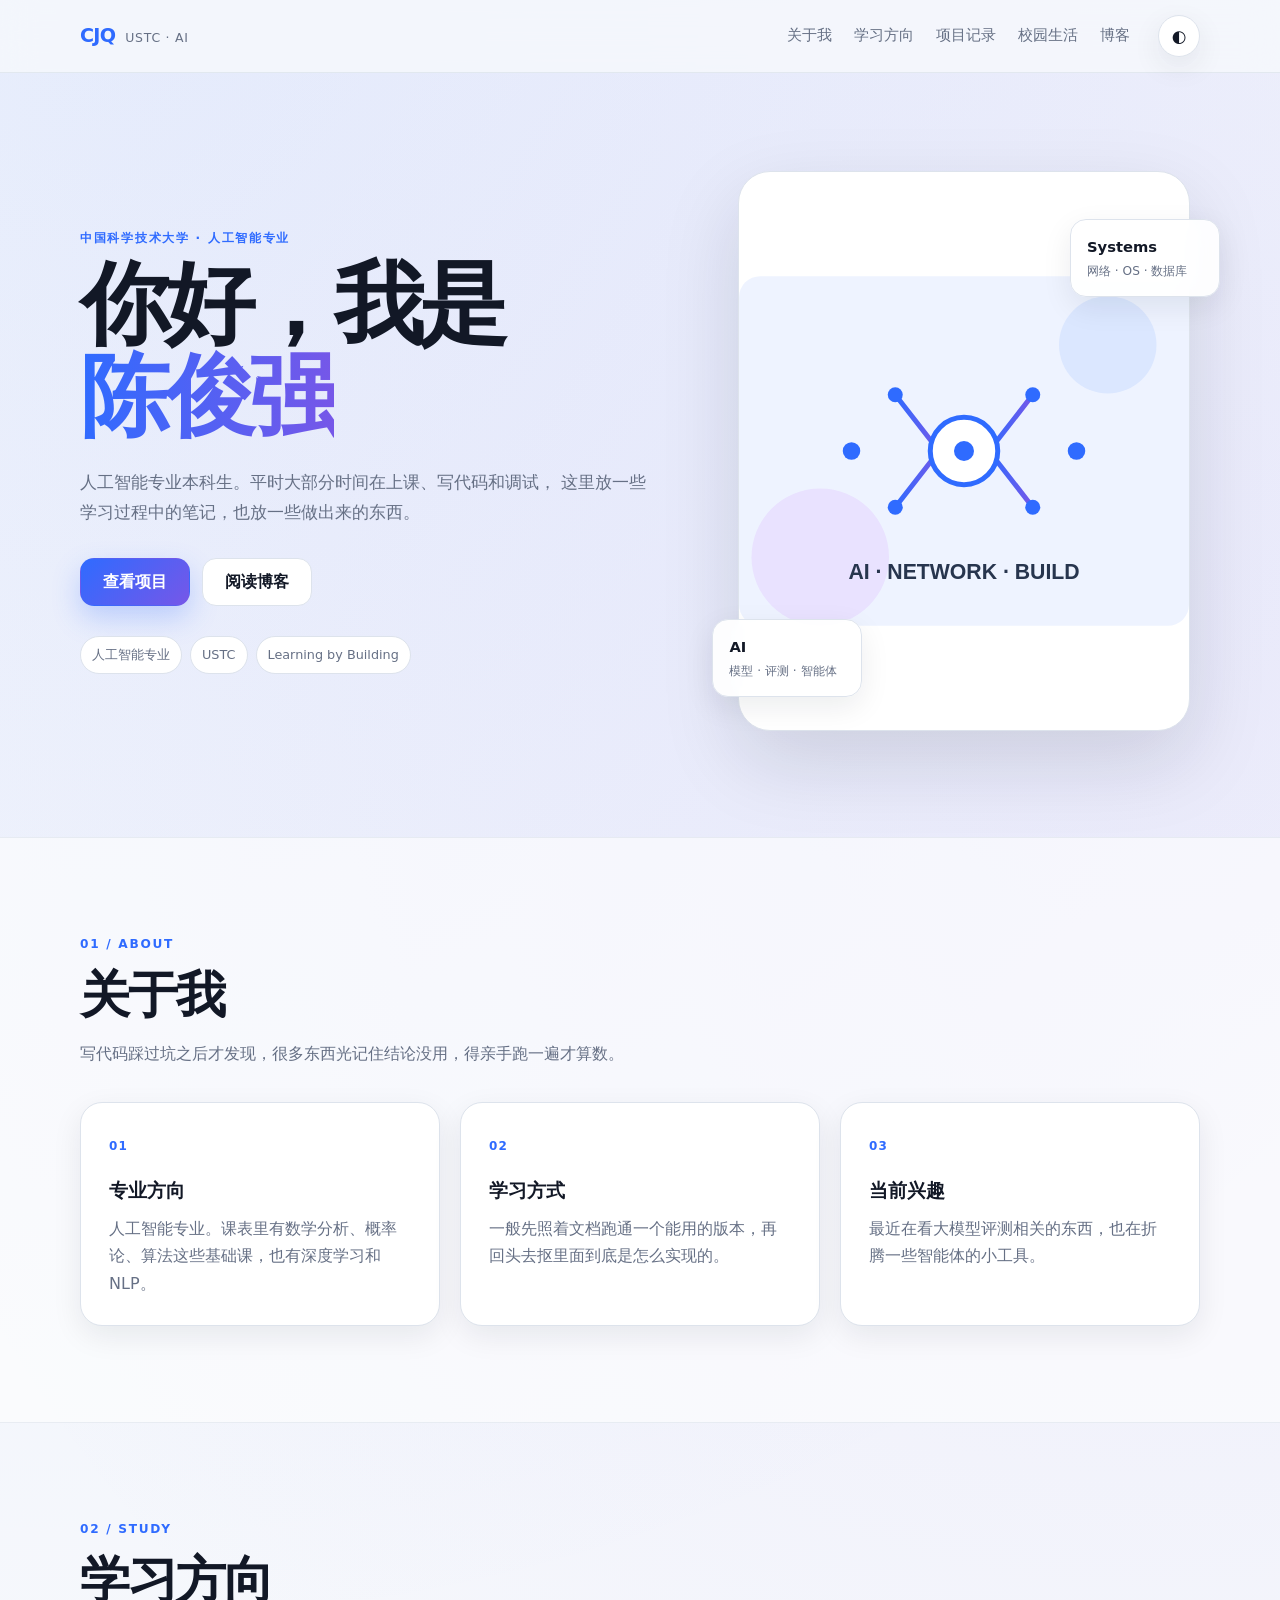
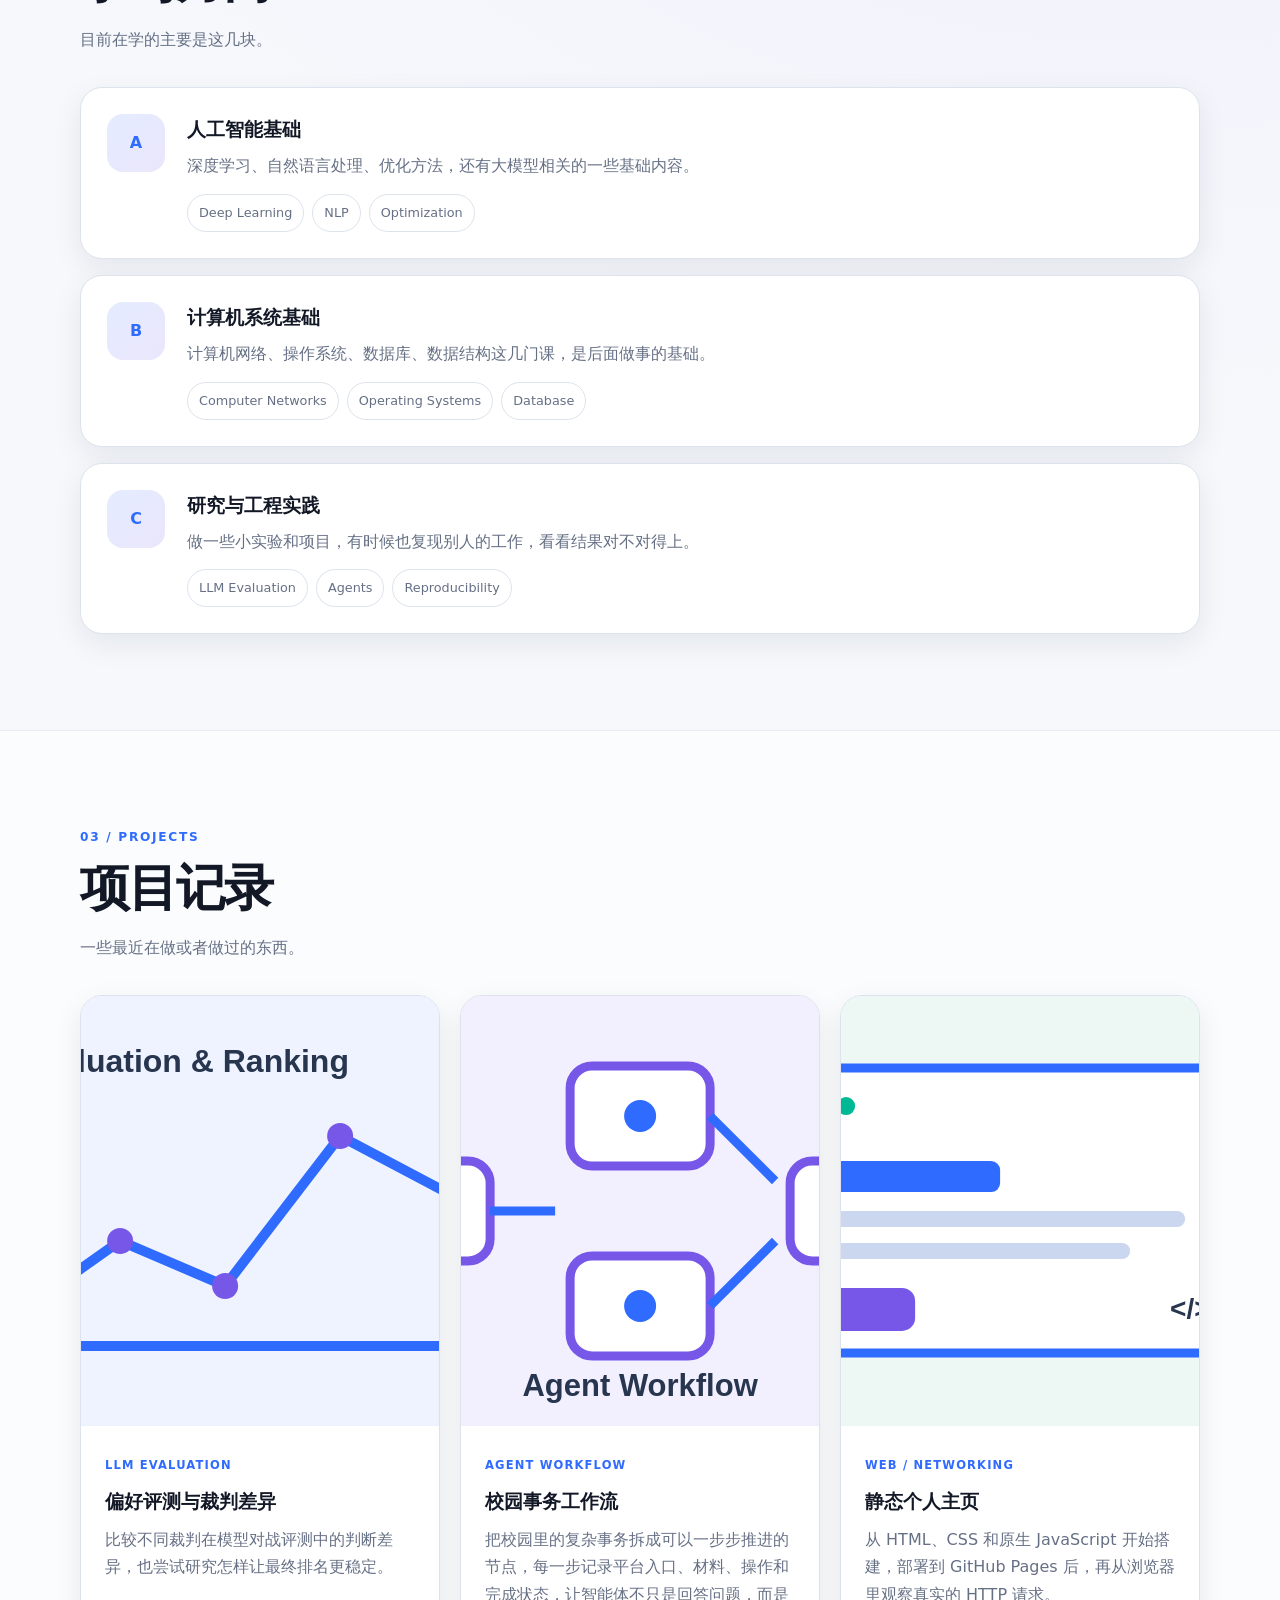
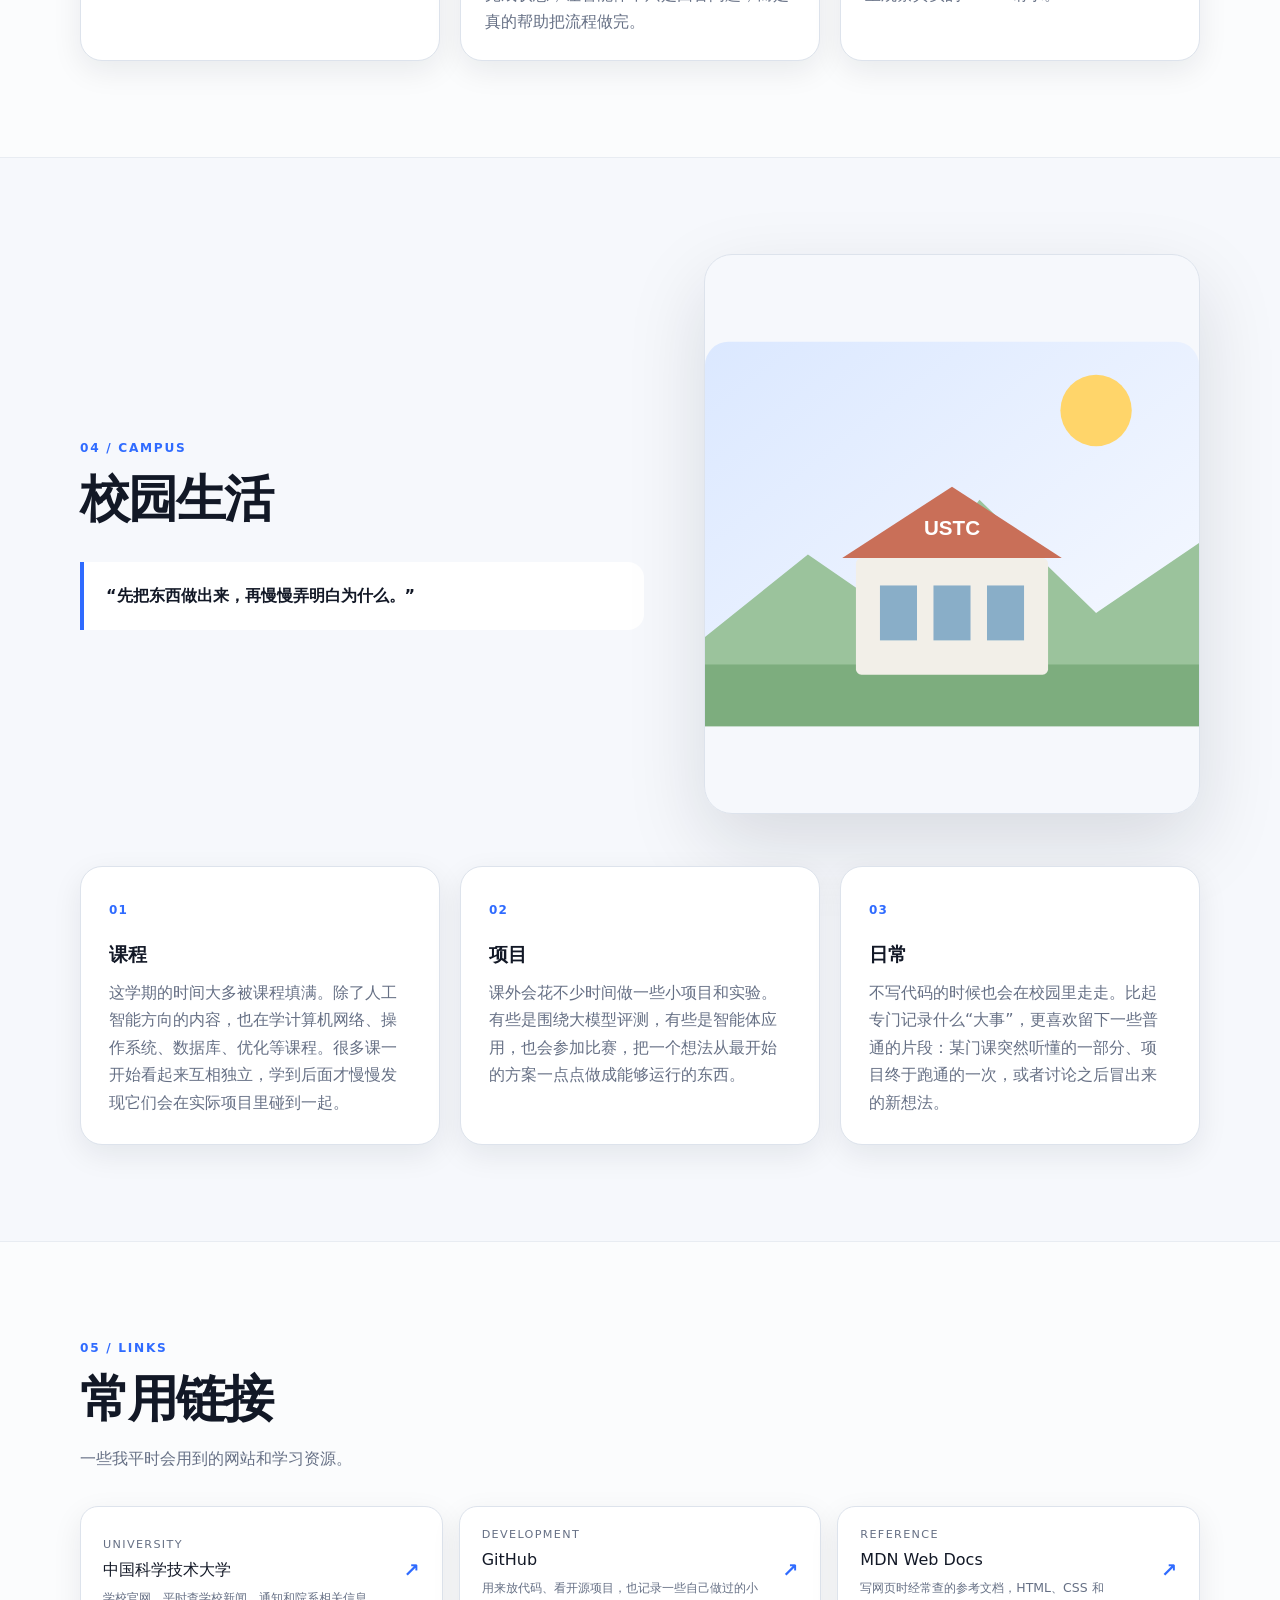
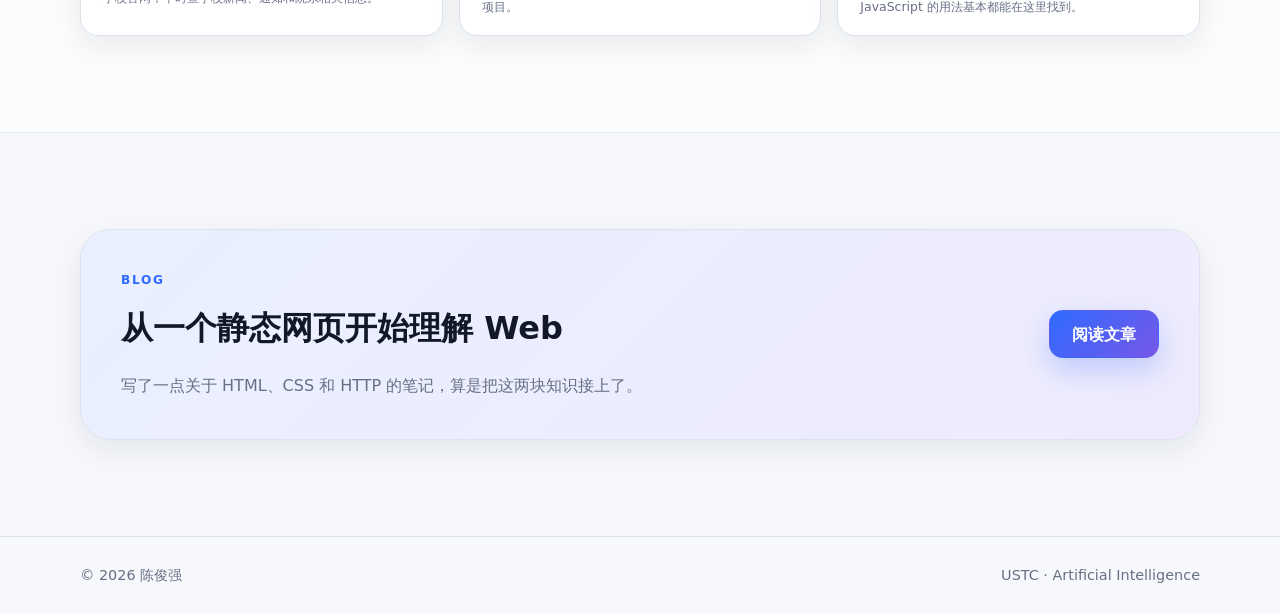
<file: index.html>
<!doctype html>
<html lang="zh-CN">
<head>
  <meta charset="utf-8">
  <meta name="viewport" content="width=device-width, initial-scale=1">
  <meta name="description" content="陈俊强的个人主页：中国科学技术大学人工智能专业学生的学习笔记与项目记录。">
  <meta name="theme-color" content="#0b1220">
  <title>陈俊强 · USTC AI</title>
  <link rel="icon" href="assets/images/favicon.svg" type="image/svg+xml">
  <link rel="manifest" href="site.webmanifest">
  <link rel="stylesheet" href="assets/css/main.css">
</head>
<body>
  <a class="skip-link" href="#main">跳到主要内容</a>

  <header class="site-header" data-header>
    <div class="container nav-shell">
      <a class="brand" href="#top" aria-label="返回首页">
        <span class="brand-mark">CJQ</span>
        <span class="brand-sub">USTC · AI</span>
      </a>

      <button class="nav-toggle" type="button" aria-expanded="false" aria-controls="site-nav" data-nav-toggle>
        <span class="sr-only">打开导航</span>
        <span></span><span></span><span></span>
      </button>

      <nav id="site-nav" class="site-nav" aria-label="主导航" data-nav>
        <a href="#about">关于我</a>
        <a href="#study">学习方向</a>
        <a href="#projects">项目记录</a>
        <a href="#campus">校园生活</a>
        <a href="blog/">博客</a>
      </nav>

      <button class="theme-toggle" type="button" aria-label="切换明暗主题" title="切换明暗主题" data-theme-toggle>◐</button>
    </div>
  </header>

  <main id="main">
    <section id="top" class="hero section">
      <div class="container hero-grid">
        <div class="hero-copy reveal">
          <p class="eyebrow">中国科学技术大学 · 人工智能专业</p>
          <h1>你好，我是<br><span>陈俊强</span></h1>
          <p class="hero-lead">
            人工智能专业本科生。平时大部分时间在上课、写代码和调试，
            这里放一些学习过程中的笔记，也放一些做出来的东西。
          </p>

          <div class="hero-actions">
            <a class="btn btn-primary" href="#projects">查看项目</a>
            <a class="btn btn-ghost" href="blog/">阅读博客</a>
          </div>

          <ul class="facts" aria-label="个人信息">
            <li>人工智能专业</li>
            <li>USTC</li>
            <li>Learning by Building</li>
          </ul>
        </div>

        <div class="hero-visual reveal">
          <img src="assets/images/hero-ai.svg" alt="人工智能与计算机网络主题插画" width="720" height="560">
          <div class="floating-card floating-card-a">
            <strong>AI</strong>
            <span>模型 · 评测 · 智能体</span>
          </div>
          <div class="floating-card floating-card-b">
            <strong>Systems</strong>
            <span>网络 · OS · 数据库</span>
          </div>
        </div>
      </div>
    </section>

    <section id="about" class="section section-soft">
      <div class="container">
        <div class="section-heading reveal">
          <p class="eyebrow">01 / ABOUT</p>
          <h2>关于我</h2>
          <p>写代码踩过坑之后才发现，很多东西光记住结论没用，得亲手跑一遍才算数。</p>
        </div>

        <div class="cards cards-3">
          <article class="info-card reveal">
            <span class="card-index">01</span>
            <h3>专业方向</h3>
            <p>人工智能专业。课表里有数学分析、概率论、算法这些基础课，也有深度学习和 NLP。</p>
          </article>

          <article class="info-card reveal">
            <span class="card-index">02</span>
            <h3>学习方式</h3>
            <p>一般先照着文档跑通一个能用的版本，再回头去抠里面到底是怎么实现的。</p>
          </article>

          <article class="info-card reveal">
            <span class="card-index">03</span>
            <h3>当前兴趣</h3>
            <p>最近在看大模型评测相关的东西，也在折腾一些智能体的小工具。</p>
          </article>
        </div>
      </div>
    </section>

    <section id="study" class="section">
      <div class="container">
        <div class="section-heading reveal">
          <p class="eyebrow">02 / STUDY</p>
          <h2>学习方向</h2>
          <p>目前在学的主要是这几块。</p>
        </div>

        <div class="track-list">
          <article class="track reveal">
            <div class="track-number">A</div>
            <div>
              <h3>人工智能基础</h3>
              <p>深度学习、自然语言处理、优化方法，还有大模型相关的一些基础内容。</p>
              <div class="chips">
                <span>Deep Learning</span><span>NLP</span><span>Optimization</span>
              </div>
            </div>
          </article>

          <article class="track reveal">
            <div class="track-number">B</div>
            <div>
              <h3>计算机系统基础</h3>
              <p>计算机网络、操作系统、数据库、数据结构这几门课，是后面做事的基础。</p>
              <div class="chips">
                <span>Computer Networks</span><span>Operating Systems</span><span>Database</span>
              </div>
            </div>
          </article>

          <article class="track reveal">
            <div class="track-number">C</div>
            <div>
              <h3>研究与工程实践</h3>
              <p>做一些小实验和项目，有时候也复现别人的工作，看看结果对不对得上。</p>
              <div class="chips">
                <span>LLM Evaluation</span><span>Agents</span><span>Reproducibility</span>
              </div>
            </div>
          </article>
        </div>
      </div>
    </section>

    <section id="projects" class="section section-soft">
      <div class="container">
        <div class="section-heading reveal">
          <p class="eyebrow">03 / PROJECTS</p>
          <h2>项目记录</h2>
          <p>一些最近在做或者做过的东西。</p>
        </div>

        <div class="project-grid">
          <article class="project-card reveal">
            <img src="assets/images/project-ranking.svg" alt="模型评测与排名示意图" width="720" height="430">
            <div class="project-content">
              <span class="project-tag">LLM Evaluation</span>
              <h3>偏好评测与裁判差异</h3>
              <p>比较不同裁判在模型对战评测中的判断差异，也尝试研究怎样让最终排名更稳定。</p>
            </div>
          </article>

          <article class="project-card reveal">
            <img src="assets/images/project-agent.svg" alt="智能体工作流示意图" width="720" height="430">
            <div class="project-content">
              <span class="project-tag">Agent Workflow</span>
              <h3>校园事务工作流</h3>
              <p>把校园里的复杂事务拆成可以一步步推进的节点，每一步记录平台入口、材料、操作和完成状态，让智能体不只是回答问题，而是真的帮助把流程做完。</p>
            </div>
          </article>

          <article class="project-card reveal">
            <img src="assets/images/project-web.svg" alt="静态网页与 HTTP 示意图" width="720" height="430">
            <div class="project-content">
              <span class="project-tag">Web / Networking</span>
              <h3>静态个人主页</h3>
              <p>从 HTML、CSS 和原生 JavaScript 开始搭建，部署到 GitHub Pages 后，再从浏览器里观察真实的 HTTP 请求。</p>
            </div>
          </article>
        </div>
      </div>
    </section>

    <section id="campus" class="section">
      <div class="container">
        <div class="split-section">
          <div class="reveal">
            <div class="section-heading">
              <p class="eyebrow">04 / CAMPUS</p>
              <h2>校园生活</h2>
            </div>
            <blockquote>
              “先把东西做出来，再慢慢弄明白为什么。”
            </blockquote>
          </div>

          <div class="reveal">
            <img class="feature-image" src="assets/images/campus.svg" alt="中国科学技术大学校园主题插画" width="720" height="560">
          </div>
        </div>

        <div class="cards cards-3 campus-cards">
          <article class="info-card reveal">
            <span class="card-index">01</span>
            <h3>课程</h3>
            <p>这学期的时间大多被课程填满。除了人工智能方向的内容，也在学计算机网络、操作系统、数据库、优化等课程。很多课一开始看起来互相独立，学到后面才慢慢发现它们会在实际项目里碰到一起。</p>
          </article>

          <article class="info-card reveal">
            <span class="card-index">02</span>
            <h3>项目</h3>
            <p>课外会花不少时间做一些小项目和实验。有些是围绕大模型评测，有些是智能体应用，也会参加比赛，把一个想法从最开始的方案一点点做成能够运行的东西。</p>
          </article>

          <article class="info-card reveal">
            <span class="card-index">03</span>
            <h3>日常</h3>
            <p>不写代码的时候也会在校园里走走。比起专门记录什么“大事”，更喜欢留下一些普通的片段：某门课突然听懂的一部分、项目终于跑通的一次，或者讨论之后冒出来的新想法。</p>
          </article>
        </div>
      </div>
    </section>

    <section class="section section-soft">
      <div class="container">
        <div class="section-heading reveal">
          <p class="eyebrow">05 / LINKS</p>
          <h2>常用链接</h2>
          <p>一些我平时会用到的网站和学习资源。</p>
        </div>

        <div class="link-grid">
          <a class="link-card reveal" href="https://www.ustc.edu.cn/" target="_blank" rel="noopener noreferrer">
            <span>
              <small>University</small>
              中国科学技术大学
              <span class="link-desc">学校官网，平时查学校新闻、通知和院系相关信息。</span>
            </span>
            <b aria-hidden="true">↗</b>
          </a>

          <a class="link-card reveal" href="https://github.com/jqchen-another" target="_blank" rel="noopener noreferrer">
            <span>
              <small>Development</small>
              GitHub
              <span class="link-desc">用来放代码、看开源项目，也记录一些自己做过的小项目。</span>
            </span>
            <b aria-hidden="true">↗</b>
          </a>

          <a class="link-card reveal" href="https://developer.mozilla.org/zh-CN/" target="_blank" rel="noopener noreferrer">
            <span>
              <small>Reference</small>
              MDN Web Docs
              <span class="link-desc">写网页时经常查的参考文档，HTML、CSS 和 JavaScript 的用法基本都能在这里找到。</span>
            </span>
            <b aria-hidden="true">↗</b>
          </a>
        </div>
      </div>
    </section>

    <section class="section">
      <div class="container cta-box reveal">
        <div>
          <p class="eyebrow">BLOG</p>
          <h2>从一个静态网页开始理解 Web</h2>
          <p>写了一点关于 HTML、CSS 和 HTTP 的笔记，算是把这两块知识接上了。</p>
        </div>
        <a class="btn btn-primary" href="blog/">阅读文章</a>
      </div>
    </section>
  </main>

  <footer class="site-footer">
    <div class="container footer-shell">
      <span>© <span data-year></span> 陈俊强</span>
      <span>USTC · Artificial Intelligence</span>
    </div>
  </footer>

  <script src="assets/js/app.js" defer></script>
</body>
</html>
</file>
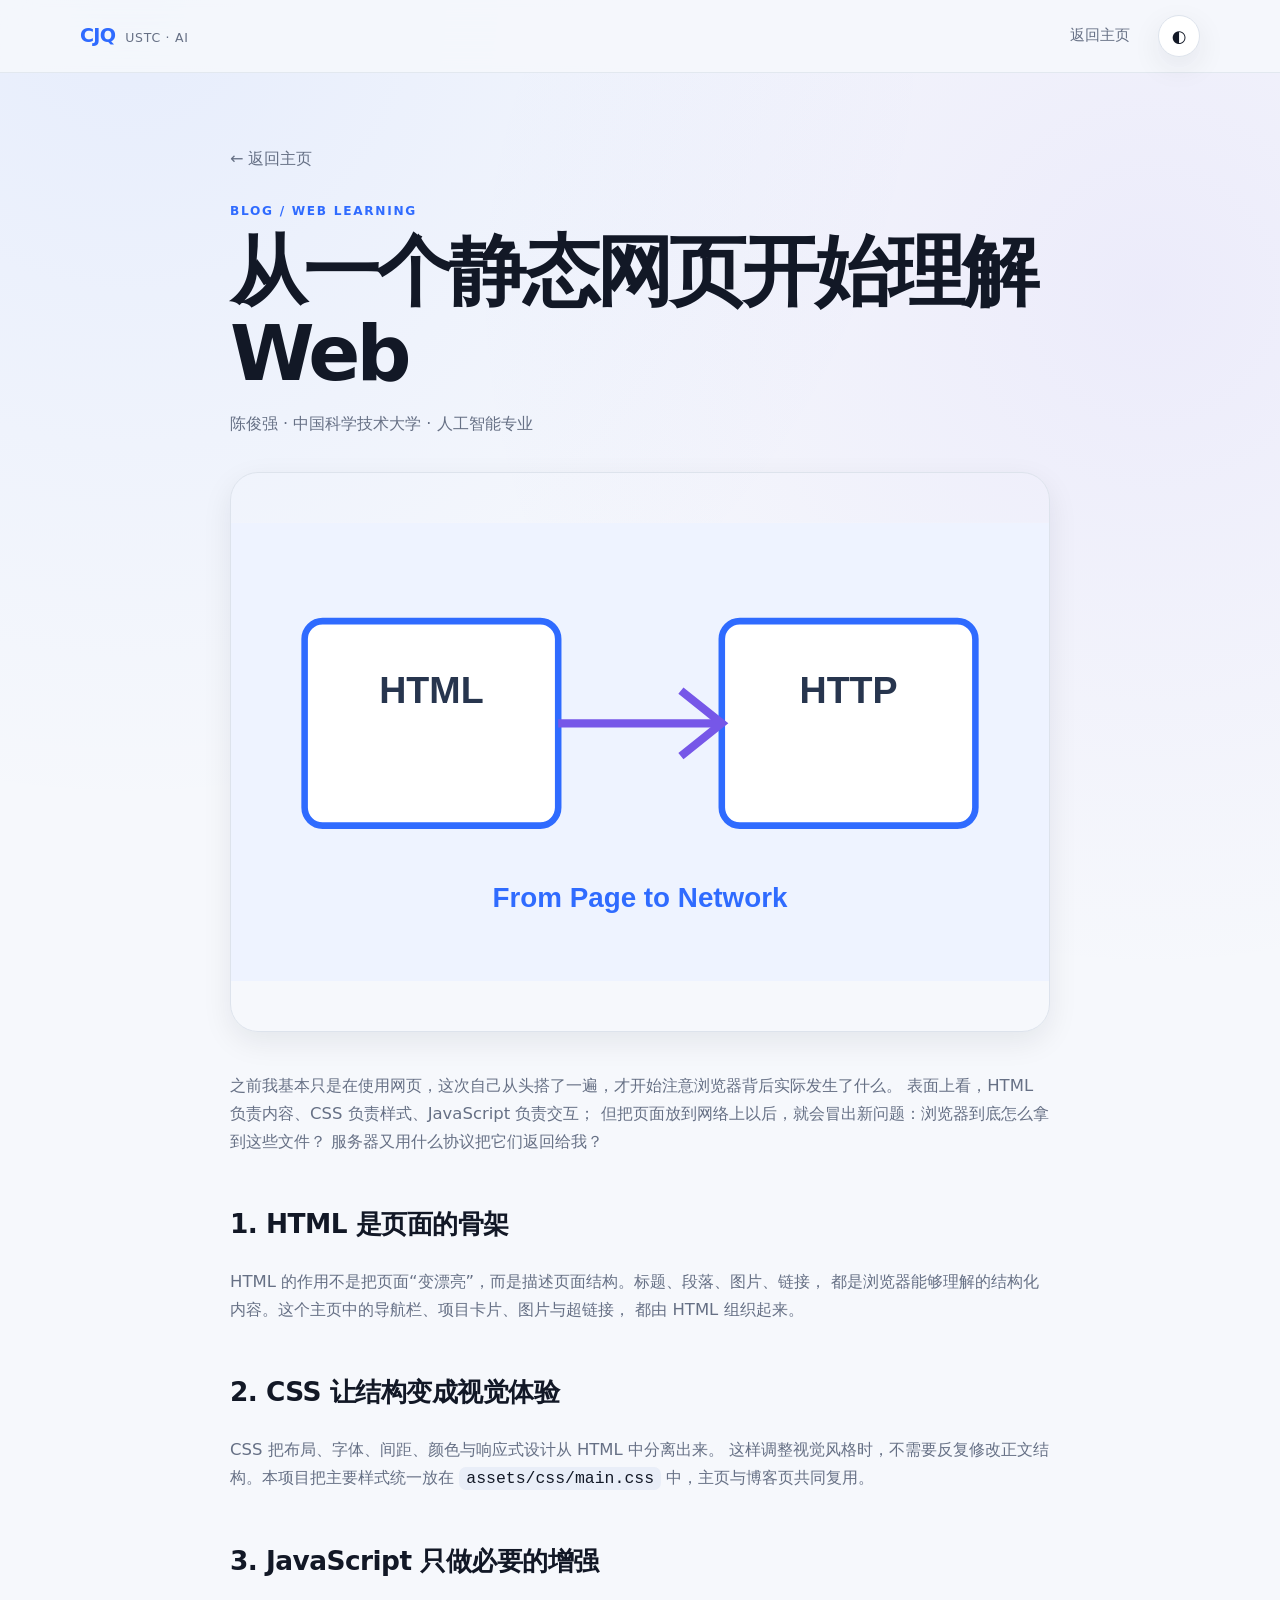
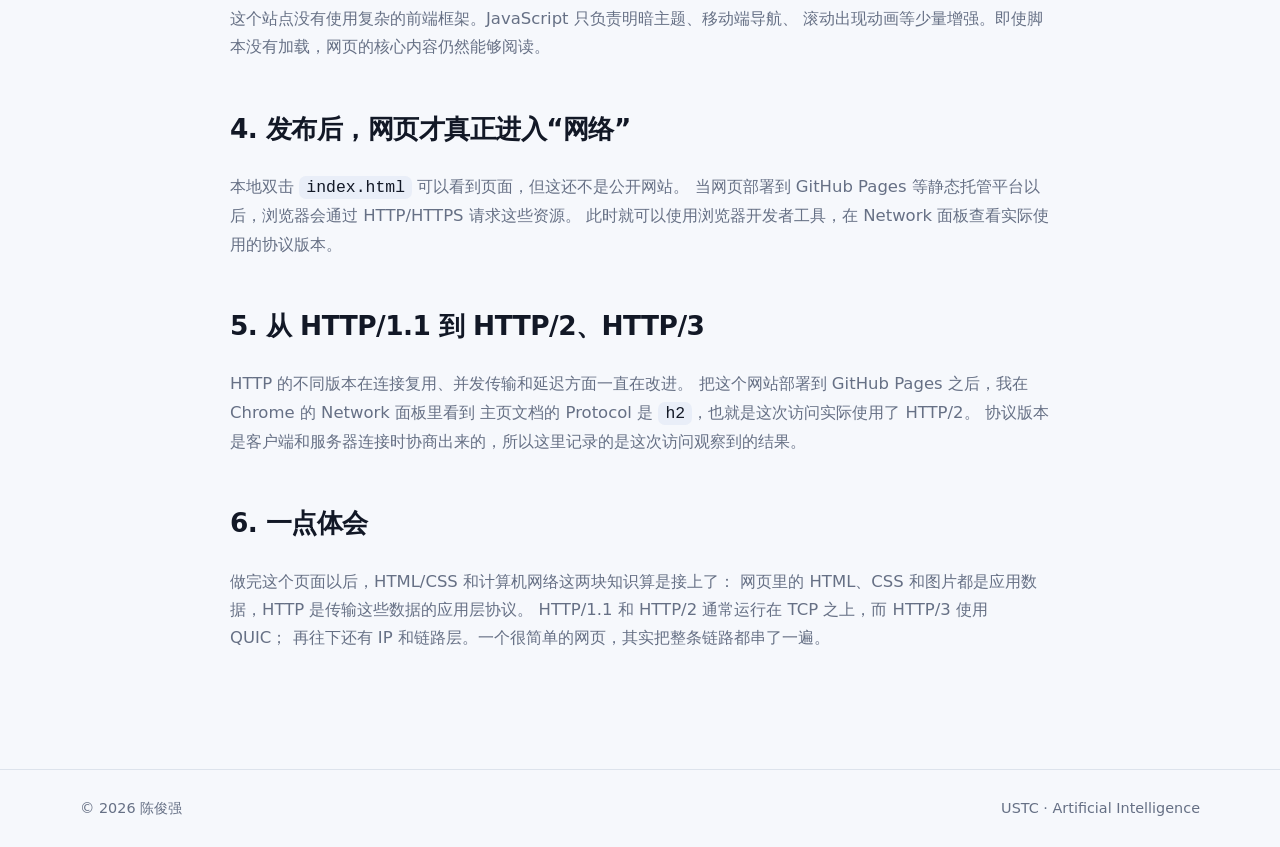
<file: blog/index.html>
<!doctype html>
<html lang="zh-CN">
<head>
  <meta charset="utf-8">
  <meta name="viewport" content="width=device-width, initial-scale=1">
  <meta name="description" content="从一个静态网页开始理解 Web：HTML、CSS 与 HTTP 的一点学习笔记。">
  <meta name="theme-color" content="#0b1220">
  <title>从一个静态网页开始理解 Web · 陈俊强</title>
  <link rel="icon" href="../assets/images/favicon.svg" type="image/svg+xml">
  <link rel="stylesheet" href="../assets/css/main.css">
</head>
<body>
  <a class="skip-link" href="#main">跳到主要内容</a>

  <header class="site-header">
    <div class="container nav-shell">
      <a class="brand" href="../">
        <span class="brand-mark">CJQ</span>
        <span class="brand-sub">USTC · AI</span>
      </a>
      <nav class="site-nav article-nav" aria-label="博客导航">
        <a href="../">返回主页</a>
      </nav>
      <button class="theme-toggle" type="button" aria-label="切换明暗主题" data-theme-toggle>◐</button>
    </div>
  </header>

  <main id="main" class="article-page">
    <article class="article container">
      <a class="back-link" href="../">← 返回主页</a>

      <header class="article-header">
        <p class="eyebrow">BLOG / WEB LEARNING</p>
        <h1>从一个静态网页开始理解 Web</h1>
        <p class="article-meta">陈俊强 · 中国科学技术大学 · 人工智能专业</p>
      </header>

      <img class="article-cover" src="../assets/images/blog-cover.svg" alt="HTML 页面通过 HTTP 传输到浏览器的示意图" width="1000" height="560">

      <p>
        之前我基本只是在使用网页，这次自己从头搭了一遍，才开始注意浏览器背后实际发生了什么。
        表面上看，HTML 负责内容、CSS 负责样式、JavaScript 负责交互；
        但把页面放到网络上以后，就会冒出新问题：浏览器到底怎么拿到这些文件？
        服务器又用什么协议把它们返回给我？
      </p>

      <h2>1. HTML 是页面的骨架</h2>
      <p>
        HTML 的作用不是把页面“变漂亮”，而是描述页面结构。标题、段落、图片、链接，
        都是浏览器能够理解的结构化内容。这个主页中的导航栏、项目卡片、图片与超链接，
        都由 HTML 组织起来。
      </p>

      <h2>2. CSS 让结构变成视觉体验</h2>
      <p>
        CSS 把布局、字体、间距、颜色与响应式设计从 HTML 中分离出来。
        这样调整视觉风格时，不需要反复修改正文结构。本项目把主要样式统一放在
        <code>assets/css/main.css</code> 中，主页与博客页共同复用。
      </p>

      <h2>3. JavaScript 只做必要的增强</h2>
      <p>
        这个站点没有使用复杂的前端框架。JavaScript 只负责明暗主题、移动端导航、
        滚动出现动画等少量增强。即使脚本没有加载，网页的核心内容仍然能够阅读。
      </p>

      <h2>4. 发布后，网页才真正进入“网络”</h2>
      <p>
        本地双击 <code>index.html</code> 可以看到页面，但这还不是公开网站。
        当网页部署到 GitHub Pages 等静态托管平台以后，浏览器会通过 HTTP/HTTPS 请求这些资源。
        此时就可以使用浏览器开发者工具，在 Network 面板查看实际使用的协议版本。
      </p>

      <h2>5. 从 HTTP/1.1 到 HTTP/2、HTTP/3</h2>
      <p>
        HTTP 的不同版本在连接复用、并发传输和延迟方面一直在改进。
        把这个网站部署到 GitHub Pages 之后，我在 Chrome 的 Network 面板里看到
        主页文档的 Protocol 是 <code>h2</code>，也就是这次访问实际使用了 HTTP/2。
        协议版本是客户端和服务器连接时协商出来的，所以这里记录的是这次访问观察到的结果。
      </p>

      <h2>6. 一点体会</h2>
      <p>
        做完这个页面以后，HTML/CSS 和计算机网络这两块知识算是接上了：
        网页里的 HTML、CSS 和图片都是应用数据，HTTP 是传输这些数据的应用层协议。
        HTTP/1.1 和 HTTP/2 通常运行在 TCP 之上，而 HTTP/3 使用 QUIC；
        再往下还有 IP 和链路层。一个很简单的网页，其实把整条链路都串了一遍。
      </p>
    </article>
  </main>

  <footer class="site-footer">
    <div class="container footer-shell">
      <span>© <span data-year></span> 陈俊强</span>
      <span>USTC · Artificial Intelligence</span>
    </div>
  </footer>

  <script src="../assets/js/app.js" defer></script>
</body>
</html>
</file>
<file: assets/css/main.css>
/* =========================================================
   Personal website styles
   Design system + components + responsive styles
   ========================================================= */

:root {
  color-scheme: light;
  --bg: #f6f8fc;
  --surface: #ffffff;
  --surface-2: #eef3fb;
  --surface-3: #e9eef8;
  --text: #121826;
  --muted: #667085;
  --line: #dde3ec;
  --accent: #2f6bff;
  --accent-2: #7657e8;
  --accent-soft: rgba(47, 107, 255, .10);
  --success: #0f9f78;
  --shadow-sm: 0 10px 30px rgba(18, 24, 38, .08);
  --shadow-lg: 0 30px 80px rgba(18, 24, 38, .13);
  --radius-sm: 14px;
  --radius-md: 22px;
  --radius-lg: 30px;
  --max-width: 1120px;
}

body.dark {
  color-scheme: dark;
  --bg: #0b1018;
  --surface: #111824;
  --surface-2: #0f1621;
  --surface-3: #182131;
  --text: #f5f7fb;
  --muted: #a8b1c0;
  --line: #273246;
  --accent: #7da7ff;
  --accent-2: #b29cff;
  --accent-soft: rgba(125, 167, 255, .12);
  --shadow-sm: 0 10px 30px rgba(0, 0, 0, .24);
  --shadow-lg: 0 30px 80px rgba(0, 0, 0, .36);
}

*,
*::before,
*::after {
  box-sizing: border-box;
}

html {
  scroll-behavior: smooth;
}

body {
  margin: 0;
  min-height: 100vh;
  font-family: Inter, ui-sans-serif, system-ui, -apple-system, BlinkMacSystemFont,
    "Segoe UI", "PingFang SC", "Hiragino Sans GB", "Microsoft YaHei", sans-serif;
  color: var(--text);
  background:
    radial-gradient(circle at 10% 0%, rgba(47, 107, 255, .08), transparent 30%),
    radial-gradient(circle at 90% 12%, rgba(118, 87, 232, .08), transparent 28%),
    var(--bg);
  line-height: 1.72;
  transition: background-color .25s ease, color .25s ease;
}

img {
  max-width: 100%;
  display: block;
}

a {
  color: inherit;
  text-decoration: none;
}

button,
input,
textarea,
select {
  font: inherit;
}

code {
  font-family: "SFMono-Regular", Consolas, "Liberation Mono", monospace;
}

.container {
  width: min(var(--max-width), calc(100% - 40px));
  margin-inline: auto;
}

.sr-only {
  position: absolute;
  width: 1px;
  height: 1px;
  overflow: hidden;
  clip: rect(0 0 0 0);
  white-space: nowrap;
}

.skip-link {
  position: fixed;
  left: 12px;
  top: -60px;
  z-index: 999;
  padding: 10px 14px;
  border-radius: 10px;
  background: var(--text);
  color: var(--bg);
  transition: top .2s ease;
}

.skip-link:focus {
  top: 12px;
}

.site-header {
  position: sticky;
  top: 0;
  z-index: 100;
  border-bottom: 1px solid color-mix(in srgb, var(--line) 78%, transparent);
  backdrop-filter: blur(16px);
  background: color-mix(in srgb, var(--bg) 84%, transparent);
}

.nav-shell {
  min-height: 72px;
  display: flex;
  align-items: center;
  gap: 28px;
}

.brand {
  margin-right: auto;
  display: inline-flex;
  align-items: baseline;
  gap: 10px;
}

.brand-mark {
  font-weight: 850;
  font-size: 1.2rem;
  letter-spacing: -.04em;
  color: var(--accent);
}

.brand-sub {
  font-size: .78rem;
  color: var(--muted);
  letter-spacing: .06em;
}

.site-nav {
  display: flex;
  gap: 22px;
  align-items: center;
  font-size: .94rem;
  color: var(--muted);
}

.site-nav a {
  position: relative;
}

.site-nav a::after {
  content: "";
  position: absolute;
  left: 0;
  right: 100%;
  bottom: -6px;
  height: 2px;
  border-radius: 999px;
  background: var(--accent);
  transition: right .2s ease;
}

.site-nav a:hover {
  color: var(--text);
}

.site-nav a:hover::after {
  right: 0;
}

.theme-toggle,
.nav-toggle {
  flex: 0 0 auto;
  border: 1px solid var(--line);
  background: var(--surface);
  color: var(--text);
  cursor: pointer;
  box-shadow: var(--shadow-sm);
}

.theme-toggle {
  width: 42px;
  height: 42px;
  border-radius: 50%;
  font-size: 1.05rem;
}

.nav-toggle {
  display: none;
  width: 44px;
  height: 42px;
  border-radius: 12px;
  padding: 10px;
}

.nav-toggle span:not(.sr-only) {
  display: block;
  height: 2px;
  margin: 4px 0;
  border-radius: 2px;
  background: currentColor;
}

.section {
  padding: 96px 0;
}

.section-soft {
  background: color-mix(in srgb, var(--surface) 60%, transparent);
  border-top: 1px solid color-mix(in srgb, var(--line) 60%, transparent);
  border-bottom: 1px solid color-mix(in srgb, var(--line) 60%, transparent);
}

.hero {
  padding-top: 88px;
}

.hero-grid {
  display: grid;
  grid-template-columns: 1.1fr .9fr;
  gap: 72px;
  align-items: center;
}

.eyebrow {
  margin: 0 0 10px;
  font-size: .76rem;
  font-weight: 800;
  letter-spacing: .14em;
  color: var(--accent);
}

.hero h1 {
  margin: 0;
  font-size: clamp(3rem, 7vw, 5.75rem);
  line-height: 1.02;
  letter-spacing: -.06em;
}

.hero h1 span {
  background: linear-gradient(90deg, var(--accent), var(--accent-2));
  -webkit-background-clip: text;
  background-clip: text;
  color: transparent;
}

.hero-lead {
  margin: 26px 0 30px;
  max-width: 650px;
  font-size: 1.08rem;
  color: var(--muted);
}

.hero-actions {
  display: flex;
  flex-wrap: wrap;
  gap: 12px;
}

.btn {
  display: inline-flex;
  min-height: 48px;
  align-items: center;
  justify-content: center;
  padding: 0 22px;
  border-radius: 14px;
  font-weight: 760;
  border: 1px solid transparent;
  transition: transform .18s ease, box-shadow .18s ease, border-color .18s ease;
}

.btn:hover {
  transform: translateY(-2px);
}

.btn-primary {
  color: #fff;
  background: linear-gradient(135deg, #2f6bff, #7657e8);
  box-shadow: 0 12px 28px rgba(47, 107, 255, .25);
}

.btn-ghost {
  background: var(--surface);
  border-color: var(--line);
}

.facts {
  list-style: none;
  padding: 0;
  margin: 30px 0 0;
  display: flex;
  flex-wrap: wrap;
  gap: 8px;
}

.facts li,
.chips span {
  padding: 7px 11px;
  border: 1px solid var(--line);
  border-radius: 999px;
  color: var(--muted);
  background: var(--surface);
  font-size: .8rem;
}

.hero-visual {
  position: relative;
  padding: 10px;
}

.hero-visual > img {
  border-radius: 32px;
  box-shadow: var(--shadow-lg);
  border: 1px solid var(--line);
  background: var(--surface);
}

.floating-card {
  position: absolute;
  min-width: 150px;
  padding: 14px 16px;
  border: 1px solid var(--line);
  border-radius: 16px;
  background: color-mix(in srgb, var(--surface) 92%, transparent);
  backdrop-filter: blur(12px);
  box-shadow: var(--shadow-sm);
}

.floating-card strong,
.floating-card span {
  display: block;
}

.floating-card strong {
  font-size: .92rem;
}

.floating-card span {
  margin-top: 2px;
  color: var(--muted);
  font-size: .76rem;
}

.floating-card-a {
  left: -16px;
  bottom: 44px;
}

.floating-card-b {
  right: -20px;
  top: 58px;
}

.section-heading {
  max-width: 760px;
  margin-bottom: 34px;
}

.section-heading h2 {
  margin: 0;
  font-size: clamp(2rem, 4vw, 3.15rem);
  line-height: 1.18;
  letter-spacing: -.04em;
}

.section-heading > p:last-child {
  color: var(--muted);
}

.cards {
  display: grid;
  gap: 20px;
}

.cards-3 {
  grid-template-columns: repeat(3, 1fr);
}

.info-card,
.project-card,
.track,
.link-card,
.cta-box,
.article-note {
  border: 1px solid var(--line);
  background: var(--surface);
  box-shadow: var(--shadow-sm);
}

.info-card {
  padding: 28px;
  border-radius: var(--radius-md);
}

.card-index {
  display: inline-block;
  margin-bottom: 18px;
  color: var(--accent);
  font-size: .75rem;
  font-weight: 800;
  letter-spacing: .1em;
}

.info-card h3 {
  margin: 0 0 8px;
}

.info-card p {
  margin: 0;
  color: var(--muted);
}

.track-list {
  display: grid;
  gap: 16px;
}

.track {
  display: grid;
  grid-template-columns: 58px 1fr;
  gap: 22px;
  align-items: start;
  padding: 26px;
  border-radius: var(--radius-md);
}

.track-number {
  width: 58px;
  height: 58px;
  display: grid;
  place-items: center;
  border-radius: 16px;
  background: linear-gradient(135deg, rgba(47, 107, 255, .13), rgba(118, 87, 232, .15));
  color: var(--accent);
  font-weight: 850;
}

.track h3 {
  margin: 0 0 6px;
}

.track p {
  margin: 0 0 14px;
  color: var(--muted);
}

.chips {
  display: flex;
  flex-wrap: wrap;
  gap: 8px;
}

.project-grid {
  display: grid;
  grid-template-columns: repeat(3, 1fr);
  gap: 20px;
}

.project-card {
  overflow: hidden;
  border-radius: var(--radius-md);
  transition: transform .2s ease, box-shadow .2s ease;
}

.project-card:hover {
  transform: translateY(-5px);
  box-shadow: var(--shadow-lg);
}

.project-card img {
  width: 100%;
  aspect-ratio: 16 / 10;
  object-fit: cover;
  background: var(--surface-2);
}

.project-content {
  padding: 24px;
}

.project-tag {
  color: var(--accent);
  font-size: .72rem;
  letter-spacing: .1em;
  font-weight: 800;
  text-transform: uppercase;
}

.project-content h3 {
  margin: 8px 0;
}

.project-content p {
  margin: 0;
  color: var(--muted);
}

.split-section {
  display: grid;
  grid-template-columns: 1fr .88fr;
  gap: 60px;
  align-items: center;
}

.campus-cards {
  margin-top: 52px;
}

.lead {
  font-size: 1.08rem;
  color: var(--muted);
}

blockquote {
  margin: 28px 0 0;
  padding: 20px 22px;
  border-left: 4px solid var(--accent);
  border-radius: 0 16px 16px 0;
  background: var(--surface);
  font-weight: 650;
}

.feature-image {
  border-radius: 28px;
  border: 1px solid var(--line);
  box-shadow: var(--shadow-lg);
}

.link-grid {
  display: grid;
  grid-template-columns: repeat(3, 1fr);
  gap: 16px;
}

.link-card {
  min-height: 96px;
  display: flex;
  align-items: center;
  justify-content: space-between;
  gap: 16px;
  padding: 18px 22px;
  border-radius: 18px;
  transition: transform .18s ease, border-color .18s ease;
}

.link-card:hover {
  transform: translateY(-3px);
  border-color: var(--accent);
}

.link-card small {
  display: block;
  margin-bottom: 2px;
  color: var(--muted);
  font-size: .7rem;
  text-transform: uppercase;
  letter-spacing: .12em;
}

.link-card b {
  color: var(--accent);
  font-size: 1.2rem;
}

.link-desc {
  display: block;
  margin-top: 4px;
  color: var(--muted);
  font-size: .78rem;
  line-height: 1.55;
}

.cta-box {
  display: flex;
  justify-content: space-between;
  align-items: center;
  gap: 26px;
  padding: 40px;
  border-radius: var(--radius-lg);
  background:
    linear-gradient(135deg, rgba(47, 107, 255, .10), rgba(118, 87, 232, .12)),
    var(--surface);
}

.cta-box h2 {
  margin: 0;
  font-size: 2rem;
}

.cta-box p:last-child {
  margin-bottom: 0;
  color: var(--muted);
}

.site-footer {
  border-top: 1px solid var(--line);
  padding: 26px 0;
  color: var(--muted);
  font-size: .9rem;
}

.footer-shell {
  display: flex;
  flex-wrap: wrap;
  justify-content: space-between;
  gap: 16px;
}

/* Article page */
.article-page {
  padding: 72px 0 100px;
}

.article {
  max-width: 820px;
}

.back-link {
  display: inline-block;
  margin-bottom: 28px;
  color: var(--muted);
}

.article-header h1 {
  margin: 8px 0 12px;
  font-size: clamp(2.7rem, 6vw, 4.8rem);
  line-height: 1.06;
  letter-spacing: -.05em;
}

.article-meta {
  color: var(--muted);
}

.article-cover {
  width: 100%;
  margin: 34px 0 40px;
  border-radius: 28px;
  border: 1px solid var(--line);
  box-shadow: var(--shadow-sm);
}

.article > p {
  color: var(--muted);
  font-size: 1.03rem;
}

.article h2 {
  margin-top: 44px;
  font-size: 1.65rem;
  letter-spacing: -.02em;
}

.article code {
  padding: 2px 7px;
  border-radius: 7px;
  background: var(--surface-3);
  color: var(--text);
}

.article-note {
  margin-top: 38px;
  padding: 22px;
  border-radius: 18px;
}

.error-page {
  min-height: 100vh;
  display: grid;
  place-items: center;
  padding: 30px;
}

.error-card {
  width: min(560px, 100%);
  padding: 42px;
  text-align: center;
  border: 1px solid var(--line);
  border-radius: 28px;
  background: var(--surface);
  box-shadow: var(--shadow-lg);
}

.error-card h1 {
  font-size: 2.4rem;
  margin: 0 0 8px;
}

.error-card p:not(.eyebrow) {
  color: var(--muted);
}

/* Progressive reveal */
.reveal {
  opacity: 0;
  transform: translateY(14px);
  transition: opacity .55s ease, transform .55s ease;
}

.reveal.is-visible {
  opacity: 1;
  transform: none;
}

/* Responsive */
@media (max-width: 900px) {
  .hero-grid,
  .split-section {
    grid-template-columns: 1fr;
  }

  .hero-visual {
    max-width: 650px;
  }

  .cards-3,
  .project-grid,
  .link-grid {
    grid-template-columns: 1fr;
  }

  .nav-toggle {
    display: block;
  }

  .site-nav:not(.article-nav) {
    position: absolute;
    top: calc(100% + 8px);
    left: 20px;
    right: 20px;
    display: none;
    flex-direction: column;
    align-items: stretch;
    gap: 0;
    padding: 10px;
    border: 1px solid var(--line);
    border-radius: 16px;
    background: var(--surface);
    box-shadow: var(--shadow-lg);
  }

  .site-nav:not(.article-nav).is-open {
    display: flex;
  }

  .site-nav:not(.article-nav) a {
    padding: 11px 12px;
    border-radius: 10px;
  }

  .site-nav:not(.article-nav) a:hover {
    background: var(--surface-2);
  }

  .site-nav:not(.article-nav) a::after {
    display: none;
  }
}

@media (max-width: 620px) {
  .container {
    width: min(var(--max-width), calc(100% - 28px));
  }

  .section {
    padding: 74px 0;
  }

  .hero {
    padding-top: 58px;
  }

  .hero h1 {
    font-size: 3.15rem;
  }

  .brand-sub {
    display: none;
  }

  .article-nav {
    display: none;
  }

  .floating-card {
    display: none;
  }

  .track {
    grid-template-columns: 1fr;
  }

  .cta-box {
    padding: 28px;
    align-items: flex-start;
    flex-direction: column;
  }

  .footer-shell {
    flex-direction: column;
  }
}

@media (prefers-reduced-motion: reduce) {
  html {
    scroll-behavior: auto;
  }

  *,
  *::before,
  *::after {
    animation-duration: .01ms !important;
    animation-iteration-count: 1 !important;
    transition-duration: .01ms !important;
  }

  .reveal {
    opacity: 1;
    transform: none;
  }
}
</file>
